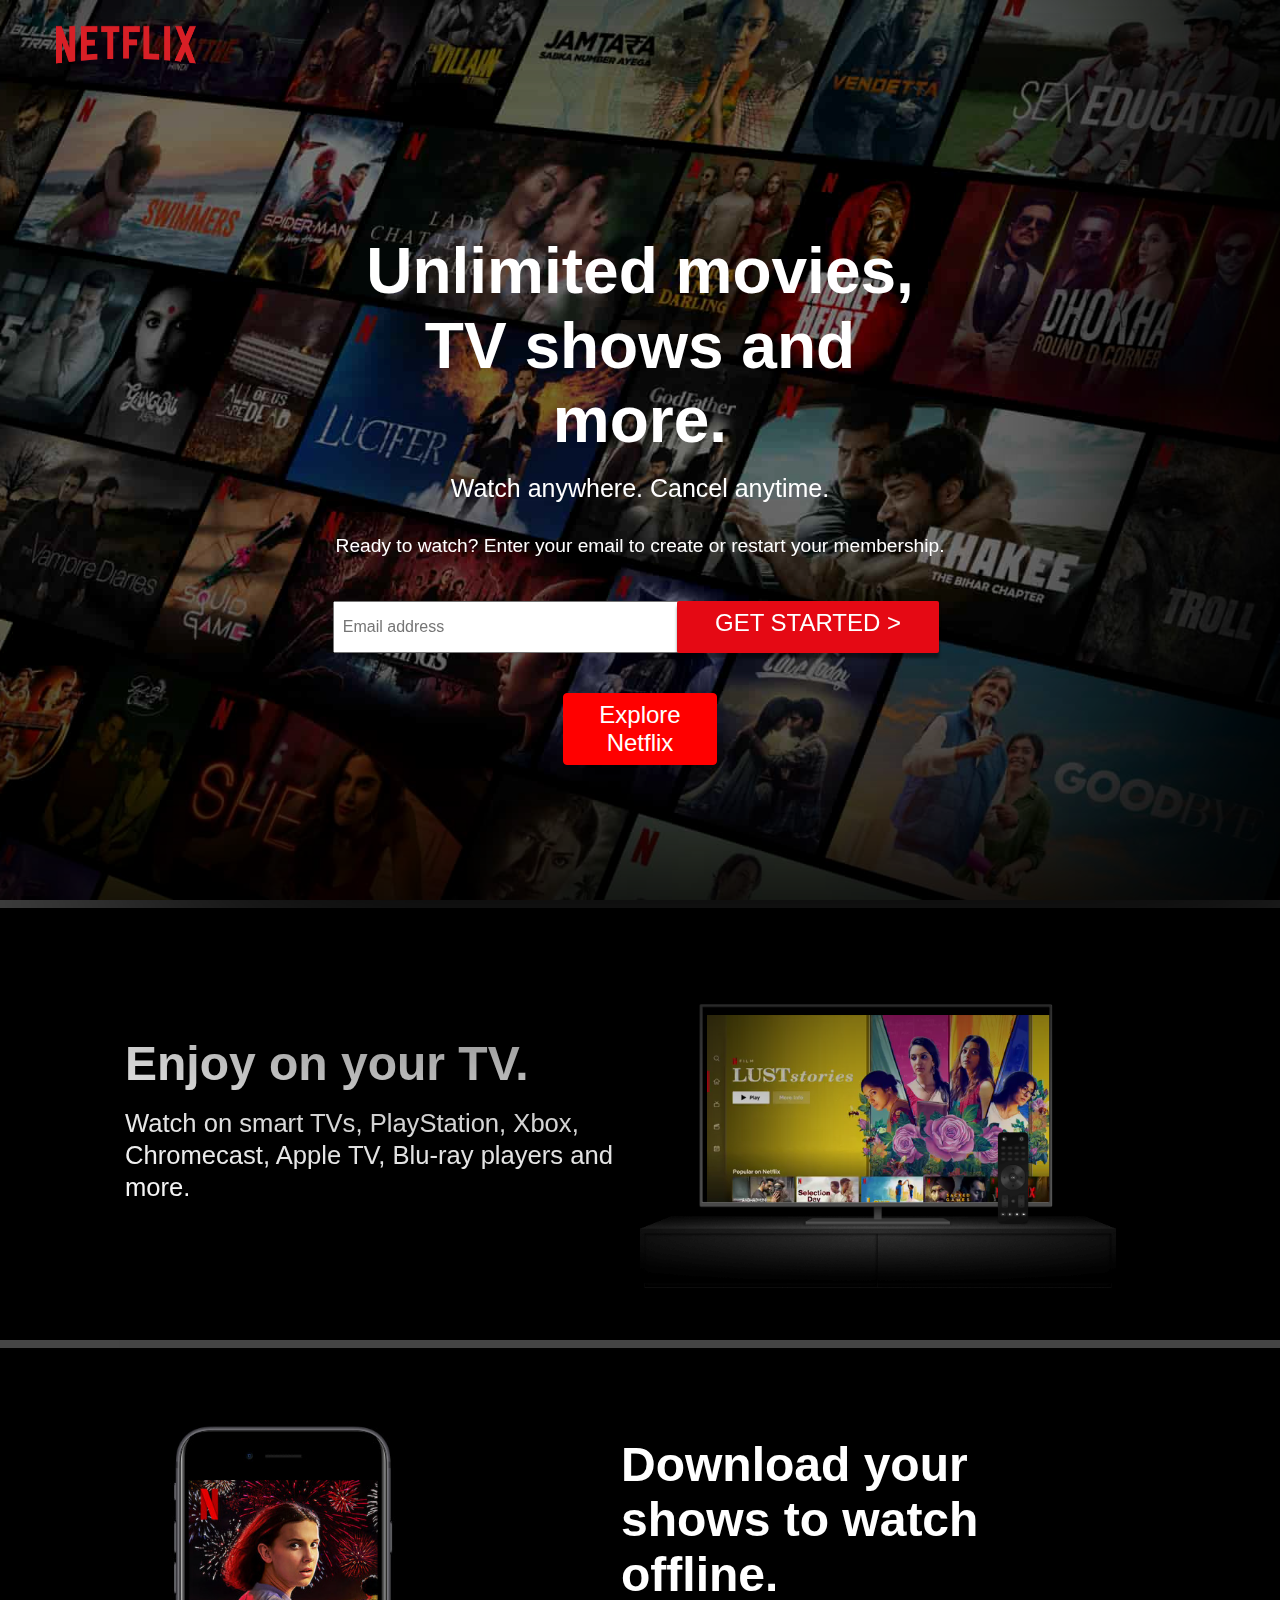
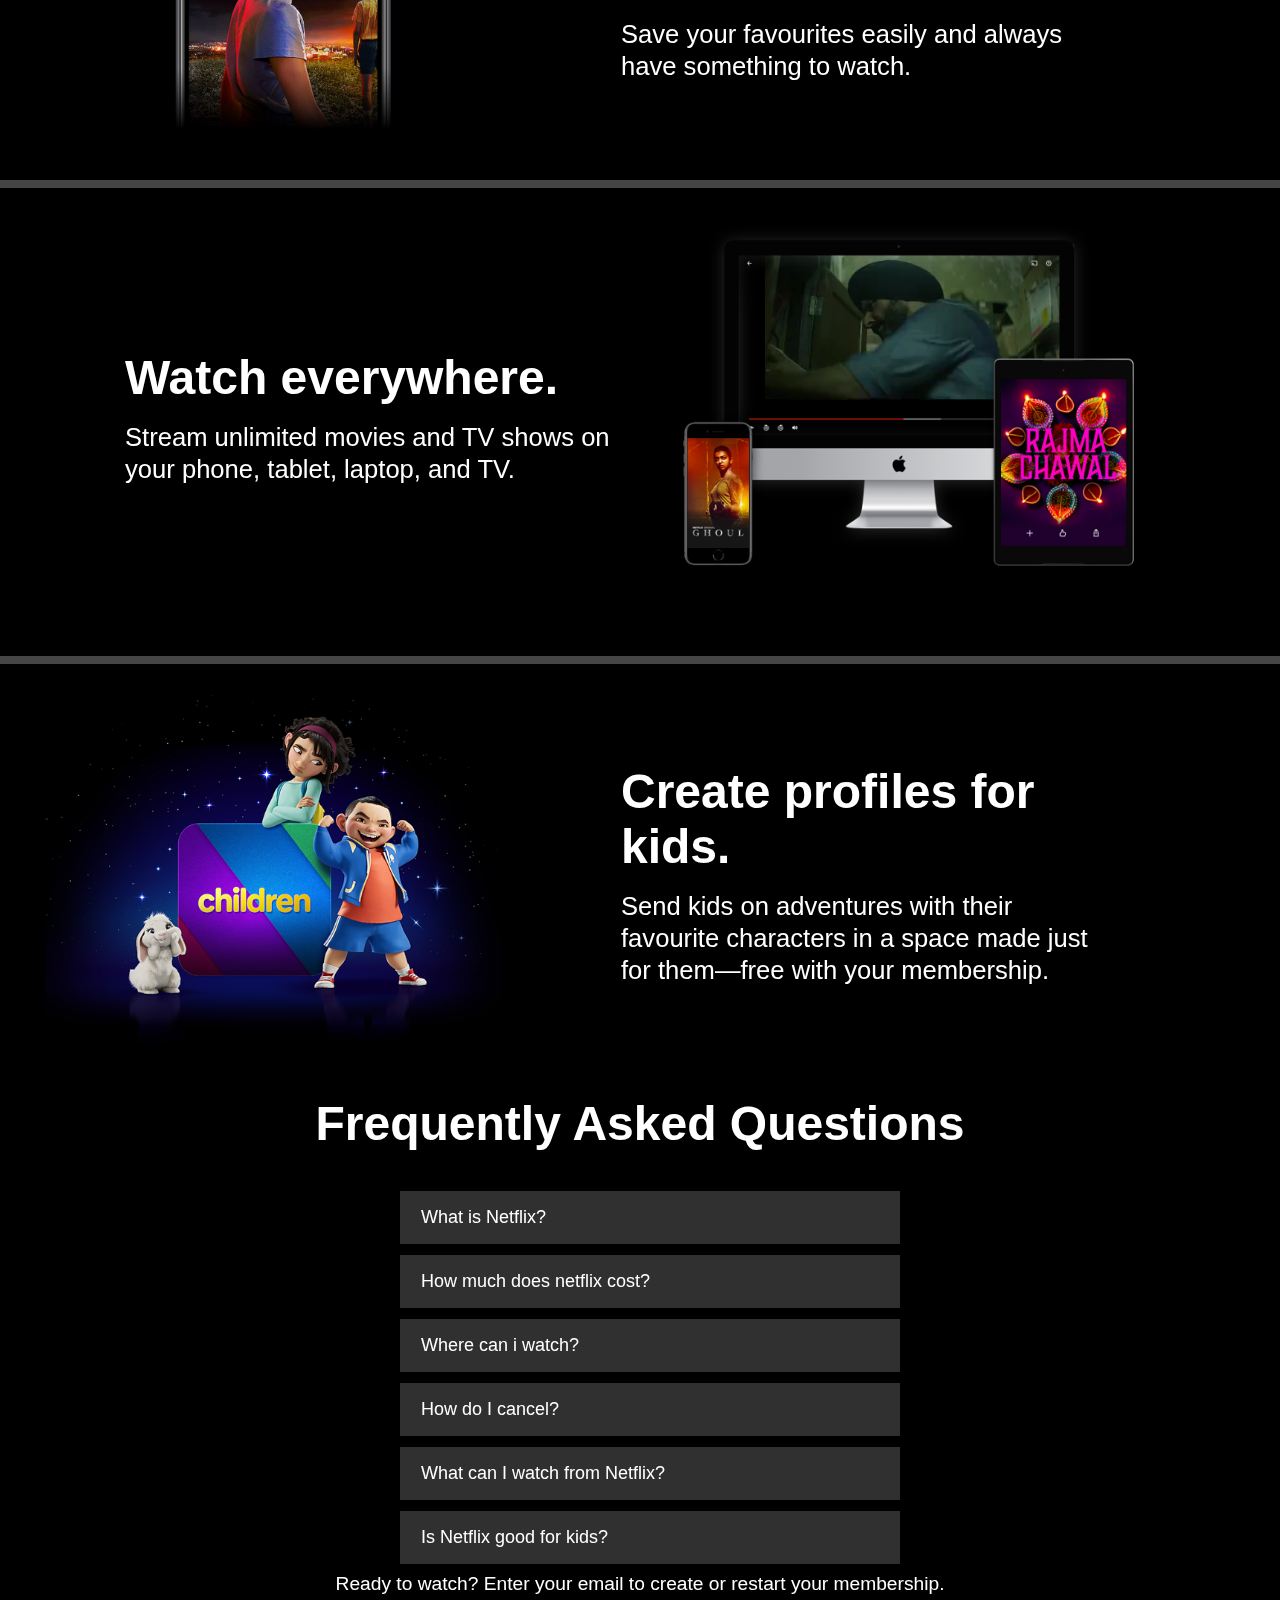
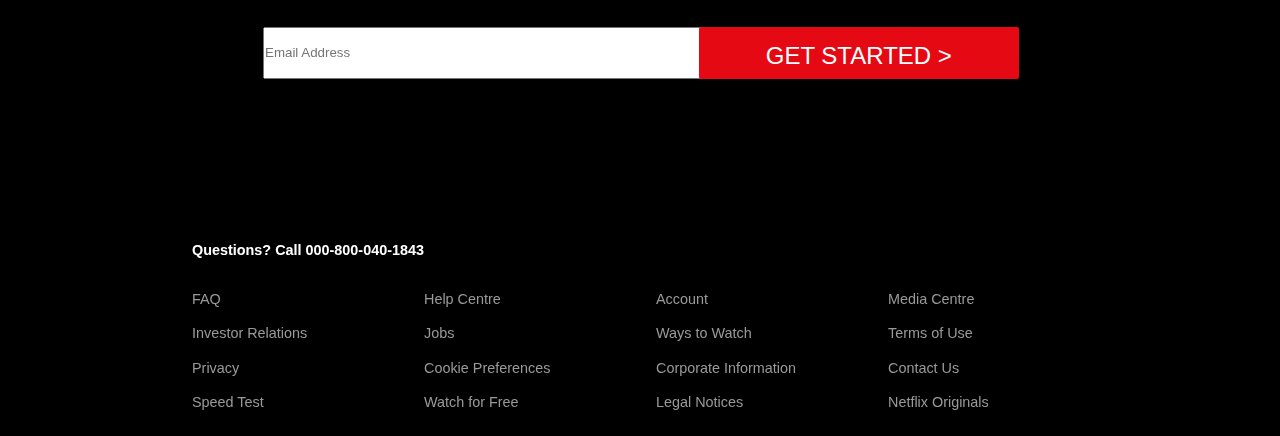
<file: index.html>
<!DOCTYPE html>
<html lang="en">

<head>
    <meta charset="UTF-8">
    <meta name="viewport" content="width=device-width, initial-scale=1.0">
    <link rel="stylesheet" href="styleindex.css">
    <link rel="shortcut icon" href="./icon.png" type="images/x-icon" />
    <title>Welcome to Netflix</title>
</head>

<body>
    <header class="showcase">

        <div class="showcase-top">
            <img src="logo.png" alt="Netflix Logo">
            <button class="btn btn-rounded" onclick="login()">Sign In</button>
        </div>
        <div class="showcase-content">
            <h1>Unlimited movies, TV shows and more.</h1>
            <h3>Watch anywhere. Cancel anytime.</h3>
            <p>Ready to watch? Enter your email to create or restart your membership.</p>
            <input type="email" name="email" id="mail" placeholder="Email address">
            <a href="#" class="btn btn-lg">GET STARTED ></a>

        </div>
        <div class="showcase-bottom">
            <button class="btn1" onclick="newpage()">
                Explore Netflix
            </button>

        </div>
    </header>

    <section class="style-cards">

        <div class="card-1">
            <div class="desc-1">
                <h1>Enjoy on your TV.</h1>
                <h3>Watch on smart TVs, PlayStation, Xbox, Chromecast, Apple TV, Blu-ray players and more.</h3>
            </div>
            <img src="tv.png" alt="Netflix TV">
            <video class="video-1" autoplay="" playsinline="" muted="" loop="">
                <source src="1.m4v" type="video/mp4">
            </video>
        </div>
        <div class="card-2">
            <img src="3.jpg" alt="Netflix Mobile">
            <div class="desc-2">
                <h1>Download your shows to watch offline.</h1>
                <h3>Save your favourites easily and always have something to watch.</h3>
            </div>
        </div>
        <div class="card-3">
            <div class="desc-3">
                <h1>Watch everywhere.</h1>
                <h3>Stream unlimited movies and TV shows on your phone, tablet, laptop, and TV.</h3>
            </div>
            <img src="4.png" alt="Device-Pile-In">
            <video class="video-2" autoplay="" playsinline="" muted="" loop="">
                <source src="2.m4v" type="video/mp4">
            </video>
        </div>
        <div class="card-0">
            <img src="2.jpg" alt="Netflix Mobile">
            <div class="desc-0">
                <h1>Create profiles for kids.</h1>
                <h3>Send kids on adventures with their favourite characters in a space made just for them—free with your
                    membership.</h3>
            </div>
        </div>
    </section>

    <section class="lastsec">
        <div class="faq">
            <h1>Frequently Asked Questions</h1>
          
            <div class="FAQ__list">
                <div class="FAQ__accordian">
                  <button class="FAQ__title">
                    What is Netflix?<i class="fal fa-plus"></i>
                  </button>
                  <div class="FAQ__visible">
                    <p>
                      Netflix is a streaming service that offers a wide variety of
                      award-winning TV shows, movies, anime, documentaries and more –
                      on thousands of internet-connected devices.
                    </p>
                    <p>
                      You can watch as much as you want, whenever you want, without a
                      single ad – all for one low monthly price. There's always
                      something new to discover, and new TV shows and movies are added
                      every week!
                    </p>
                  </div>
                </div>
                <div class="FAQ__accordian">
                  <button class="FAQ__title">
                    How much does netflix cost?<i class="fal fa-plus"></i>
                  </button>
                  <div class="FAQ__visible">
                    <p>
                      Watch Netflix on your smartphone, tablet, Smart TV, laptop, or
                      streaming device, all for one fixed monthly fee. Plans range
                      from ₹ 199 to ₹ 799 a month. No extra costs, no contracts.
                    </p>
                  </div>
                </div>
                <div class="FAQ__accordian">
                  <button class="FAQ__title">
                    Where can i watch?<i class="fal fa-plus"></i>
                  </button>
                  <div class="FAQ__visible">
                    <p>
                      Watch anywhere, anytime, on an unlimited number of devices. Sign
                      in with your Netflix account to watch instantly on the web at
                      netflix.com from your personal computer or on any
                      internet-connected device that offers the Netflix app, including
                      smart TVs, smartphones, tablets, streaming media players and
                      game consoles.
                    </p>
                    <p>
                      You can also download your favourite shows with the iOS,
                      Android, or Windows 10 app. Use downloads to watch while you're
                      on the go and without an internet connection. Take Netflix with
                      you anywhere.
                    </p>
                  </div>
                </div>
                <div class="FAQ__accordian">
                  <button class="FAQ__title">
                    How do I cancel?<i class="fal fa-plus"></i>
                  </button>
                  <div class="FAQ__visible">
                    <p>
                      Netflix is flexible. There are no annoying contracts and no commitments. You can easily cancel your account online in two clicks. There are no cancellation fees – start or stop your account anytime.
                    </p>
                  </div>
                </div>
                <div class="FAQ__accordian">
                  <button class="FAQ__title">
                    What can I watch from Netflix?<i class="fal fa-plus"></i>
                  </button>
                  <div class="FAQ__visible">
                    <p>
                      Netflix has an extensive library of feature films, documentaries, TV shows, anime, award-winning Netflix originals, and more. Watch as much as you want, anytime you want.
                    </p>
                  </div>
                </div>
                <div class="FAQ__accordian">
                  <button class="FAQ__title">
                    Is Netflix good for kids?<i class="fal fa-plus"></i>
                  </button>
                  <div class="FAQ__visible">
                    <p>The Netflix Kids experience is included in your membership to give parents control while kids enjoy family-friendly TV shows and films in their own space.</p>
                    <p>Kids profiles come with PIN-protected parental controls that let you restrict the maturity rating of content kids can watch and block specific titles you don’t want kids to see.</p>
                  </div>
                </div>
              </div>

            
            <p>Ready to watch? Enter your email to create or restart your membership.</p>
            <div class="input">
                <input type="email" name="email" placeholder="Email Address"
                    style="margin-left:170px; margin-top:24px;">
                <a href="#" class="btn2" style="margin-top:24px;"><button>GET STARTED ></button></a>
            </div>
        </div>
    </section>


    <footer class="footer">
        <p>Questions? Call 000-800-040-1843</p>
        <div class="footer-cols">

            <ul>
                <li><a href="#">FAQ</a></li>
                <li><a href="#">Investor Relations</a></li>
                <li><a href="#">Privacy</a></li>
                <li><a href="#">Speed Test</a></li>
            </ul>
            <ul>
                <li><a href="#">Help Centre</a></li>
                <li><a href="#">Jobs</a></li>
                <li><a href="#">Cookie Preferences</a></li>
                <li><a href="#">Watch for Free</a></li>
            </ul>
            <ul>
                <li><a href="#">Account</a></li>
                <li><a href="#">Ways to Watch</a></li>
                <li><a href="#">Corporate Information</a></li>
                <li><a href="#">Legal Notices</a></li>
            </ul>
            <ul>
                <li><a href="#">Media Centre</a></li>
                <li><a href="#">Terms of Use</a></li>
                <li><a href="#">Contact Us</a></li>
                <li><a href="#">Netflix Originals</a></li>
            </ul>
        </div>


    </footer>


    <script src="jsforindex.js">   </script>
</body>

</html>
</file>
<file: styleindex.css>
:root{
    --primary-color: #e50914;
    --dark-color: #141414;
    --light-color: #f4f4f4;
}

*{
    margin: 0;
    padding: 0;
}

body{
    font-family: Arial, Helvetica, sans-serif;
    background: #000000;
    color: #999999;
}

ul{
    list-style: none;
}

h1,h2,h3,h4{
    color: #ffffff;
}

h3{
    font-weight: lighter;
}

a{
    color: #ffffff;
    text-decoration: none;
}

p{
    margin: 0.5rem 0;
    font-weight: bold;
    color: #ffffff;
}

img{
    width: 100%;
}

.showcase{
    width: 100%;
    height: 100vh;
    position: relative;
    background: url("newcover.jpg") no-repeat center center/cover;
}

.showcase::after{
    content: "";
    position: absolute;
    top: 0;
    left: 0;
    width: 100%;
    height: 100%;
    z-index: 1;
    background: rgba(0, 0, 0, 0.4);
    box-shadow: 120px 100px 250px #000000 , inset -120px -100px 250px #000000;
}

.showcase-top{
    position: relative;
    z-index: 2;
    height: 90px;
}
.showcase-bottom{
    border-width: 10px;
    font-size: 6px;
    position: relative;
    margin: 0 30%;
    z-index: 4;
    display: flex;
    flex-direction: column;
    justify-content: center;
    text-align: center;
    align-items: center;
    margin-top: 7rem;
}
.showcase-top img{
    width: 140px;
    position: absolute;
    top: 50%;
    left: 0;
    transform: translate(40% , -50%);
}

.showcase-top a{
    position: absolute;
    top: 50%;
    right: 0;
    transform: translate(-60% , -50%);
}

.showcase-content{
    position: relative;
    margin: 0 26%;
    z-index: 2;
    display: flex;
    flex-direction: column;
    justify-content: center;
    text-align: center;
    align-items: center;
    margin-top: 9rem;
}

.showcase-content h1{
    font-weight: 700;
    font-size: 64px;
    margin: 0 30px;
    max-width: 800px;
    line-height: 74.5px;
}

.showcase-content h3{
    color: white;
    font-size: 25px;
    margin: 16px 0;
}

.showcase-content p{
    font-size: 19.2px;
    font-weight: 300;
    padding-top: 0.5rem;
    padding-bottom: 1rem;
}

.showcase-content input{
    position: absolute;
    left: 0;
    bottom: -8vh;
    width: 454px;
    height: 3rem;
    font-size: 1rem;
    padding-left: 0.5rem;
}

.btn{
    display: inline-block;
    background: var(--primary-color);
    color: white;
    padding: 0.5rem 1.2rem;
    font-size: 1rem;
    text-align: center;
    border: none;
    cursor: pointer;
    border-radius: 2px;
    margin-right: 0.5rem;
    outline: none;
    box-shadow: 0 5px 3px rgba(0, 0, 0, 0.45);
}

.btn:hover{
    opacity: 0.9;
}

.btn-rounded{
    border-radius: 5px;
    margin-left: 1380px;
    margin-top: 15px;
}

.showcase-content .btn-lg{
    position: absolute;
    right: 0;
    bottom: -8vh;
    padding: 0.5rem 1.2rem;
    font-size: 1.5rem;
    text-transform: uppercase;
    height: 36px;
    width: 14rem;
}

.card-0 , 
.card-1,
.card-2,
.card-3{
    border-top: 8px rgb(69, 69, 69) solid;
    padding: 50px;
}

.card-0{
    position: relative;
    display: inline-grid;
    grid-template-columns: 40% 50%;
    text-align: left;
    align-items: center;
    padding: 25px 45px 50px;
}

.desc-0{
    padding-left: 100px;
}

.card-1{
    position: relative;
    display: inline-grid;
    grid-template-columns: 50% 40%;
    text-align: left;
    align-items: center;
    padding: 25px 45px 50px;
}

.desc-1{
    padding-left: 80px;
}

.style-cards h1{
    font-size: 3rem;
    padding: 1rem;
    padding-left: 0;
}

.style-cards h3{
    font-size: 1.6rem;
    line-height: 2rem;
}

.card-1 video{
    position: relative;
    width: 100%;
    height: 54%;
    grid-column: 2/2;
    grid-row: 1/2;
    z-index: -1;
}

.card-1 img{
    grid-column: 2/2;
    grid-row: 1/2;
}

.card-2{
    position: relative;
    display: inline-grid;
    grid-template-columns: 40% 50%;
    text-align: left;
    align-items: center;
    padding: 25px 45px 50px;
}

.desc-2{
    padding-left: 100px;
}

.card-3{
    position: relative;
    display: inline-grid;
    grid-template-columns: 50% 40%;
    text-align: left;
    align-items: center;
    padding: 25px 45px 50px;
}

.desc-3{
    padding-left: 80px;
    padding-right: 20px;
}

.card-3 img{
    width: 110%;
    grid-column: 2/2;
    grid-row: 1/2;
}

.card-3 video{
    position: relative;
    top: -87px;
    left: 125px;
    width: 65%;
    height: 78%;
    grid-column: 2/2;
    grid-row: 1/2;
    z-index: -1;
}

.faq{
    text-align: center;
}

.faq h1{
    padding-bottom: 40px;
    font-size: 3rem;
}

.questions{
    display: flex;
    flex-direction: column;
    flex-basis: 40%;
    align-items: center;
}

.questions li{
    padding: 20px 30px;
    margin: 5px;
    font-size: 1.6rem;
    background-color: #303030;
    color: white;
    text-align: left;
    width: 50%;
}

.faq p{
    padding-top: 0px;
    font-size: 1.2rem;
    font-weight: 200;
}

.input{
    display: inline-grid;
    align-items: center;
    grid-template-columns: 50% 40%;
}

.input input{
    width: 600px;
    height: 3rem;
}

.input button{
    height: 3.25rem;
    width: 320px;
    left: 20px;
    text-align: center;
    background-color: var(--primary-color);
    font-size: 1.5rem;
    padding: 15px 32px;
    border: none;
    border-radius: 2px;
    color: white;
}

.footer{
    max-width: 70%;
    margin: 1rem auto;
    margin-top: 155px;
    overflow: auto;
}

.footer ,
.footer a{
    color: #999999;
    font-size: 0.9rem;
}

.footer p{
    margin-bottom: 1.5rem;
}

.footer .footer-cols{
    display: grid;
    grid-template-columns: repeat(4 , 1fr);
    grid-gap: 2rem;
}

.footer li{
    line-height: 2.4;
    
}



.FAQ__accordian {
    width: 100%;
  }
  .FAQ__title {
    width: 100%;
    display: flex;
    justify-content: space-between;
    padding: 15px 20px;
    font-size: 18px;
    background-color: #303030;
    border: 1px solid #303030;
    color: white;
  }
  
  .FAQ__visible {
    background-color: #303030;
    border-top: 1px solid black;
    max-height: 0;
    overflow: hidden;
    transition: max-height 0.5s ease-in-out;
  }
  
  .FAQ__visible > p {
    margin: 1rem;
  }
  .FAQ__list__container {
    border-top: 8px solid #222;
    padding: 2rem 0;
  }
  .FAQ__heading {
    font-size: 20px;
    text-align: center;
    font-weight: 600;
    margin: 1rem 3rem;
  }
  
  .FAQ__list {
    display: flex;
    flex-direction: column;
    justify-content: center;
    align-items: center;
    gap: 10px;
    margin-right: 380px;
    margin-left: 400px;

  }


  .btn1{

    background-color: red;
    color: white;
    height: 8vh;
    width: 12vw;
    font-size: 24px;
    border: 1px solid red;
    border-radius: 4px;

}
</file>
